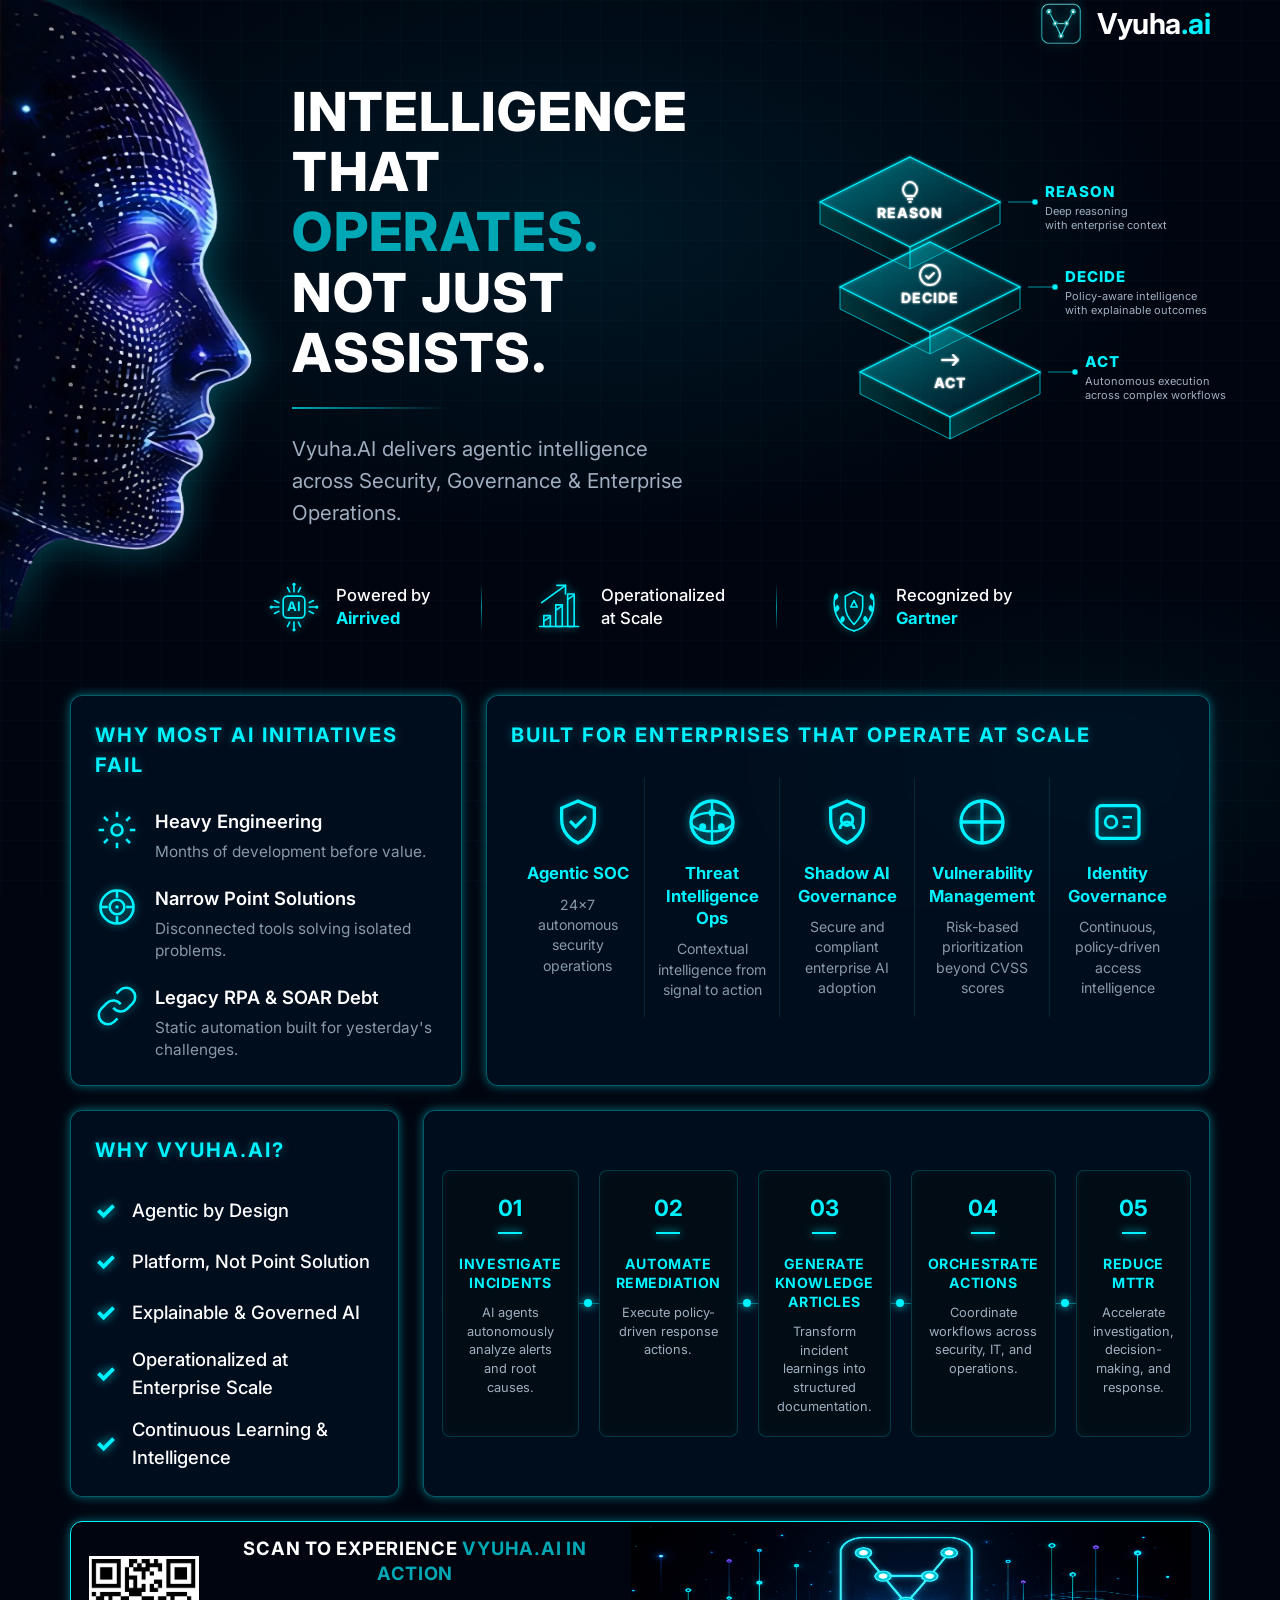
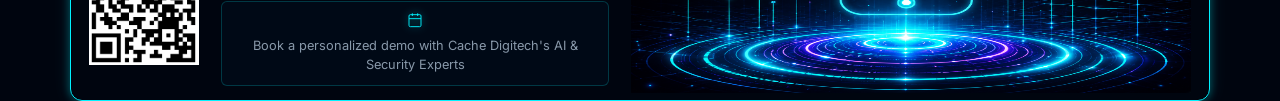
<file: index.html>
<!DOCTYPE html>
<html lang="en">
<head>
  <meta charset="UTF-8" />
  <meta name="viewport" content="width=device-width, initial-scale=1.0" />
  <title>Vyuha.ai — Intelligence That Operates</title>
  <link rel="preconnect" href="https://fonts.googleapis.com" />
  <link rel="preconnect" href="https://fonts.gstatic.com" crossorigin />
  <link href="https://fonts.googleapis.com/css2?family=Inter:wght@400;500;600;700;800&display=swap" rel="stylesheet" />
  <link rel="stylesheet" href="styles.css" />
</head>
<body>
  <main class="page">
 
    <!-- ═══ NAVBAR ═══ -->
    <nav class="navbar" aria-label="Main Navigation">
      <a href="#" class="brand">
        <img src="images/vyuhalogo.png" class="brand__icon" alt="Vyuha AI">
        <div class="brand__name">Vyuha<span class="text-accent">.ai</span></div>
      </a>
    </nav>

    <!-- ═══ HERO ═══ -->
    <section class="hero" aria-label="Hero">
      <div class="hero__grid">
        <figure class="hero__head" aria-hidden="true">
          <img src="images/faceimg.png" class="hero__head-img" alt="Digital Face Representation">
        </figure>
 
        
        <!-- Headline -->
        <div class="hero__copy">
          <h1 class="hero__title">
            INTELLIGENCE THAT <span class="text-accent">OPERATES.</span><br />
            NOT JUST ASSISTS.
          </h1>
          <hr class="hero__rule" aria-hidden="true" />
          <p class="hero__subtitle">
            Vyuha.AI delivers agentic intelligence across Security, Governance &amp; Enterprise Operations.
          </p>
        </div>
 
        <!-- Logo + isometric stack -->
        <!-- <div class="hero__right">
 <a href="#" class="brand">
    <img src="images/vyuha_logo.png" class="brand__logo" alt="Vyuha AI">
</a>
</div>
             <svg viewBox="0 0 48 48" class="brand__icon" aria-hidden="true">
              <rect x="2" y="2" width="44" height="44" rx="8" fill="none" stroke="currentColor" stroke-width="1.5" opacity="0.55"/>
              <circle cx="24" cy="12" r="3" fill="currentColor"/>
              <circle cx="12" cy="36" r="3" fill="currentColor"/>
              <circle cx="36" cy="36" r="3" fill="currentColor"/>
              <line x1="24" y1="12" x2="12" y2="36" stroke="currentColor" stroke-width="1.2"/>
              <line x1="24" y1="12" x2="36" y2="36" stroke="currentColor" stroke-width="1.2"/>
              <line x1="12" y1="36" x2="36" y2="36" stroke="currentColor" stroke-width="1.2"/>
            </svg> -->
            <!-- <span class="brand__name">Vyuha<span class="text-accent">.ai</span></span>
          </a> --> 
<!-- Isometric stack -->
<div class="hero__right">
 
          <div class="iso-stack" aria-hidden="true">
            <svg viewBox="0 0 450 320" class="iso-stack__svg">
              <defs>
                <linearGradient id="isoTop" x1="0%" y1="0%" x2="100%" y2="100%">
                  <stop offset="0%" stop-color="#00f2ff" stop-opacity="0.28"/>
                  <stop offset="100%" stop-color="#003344" stop-opacity="0.12"/>
                </linearGradient>
                <linearGradient id="isoLeft" x1="0%" y1="0%" x2="100%" y2="0%">
                  <stop offset="0%" stop-color="#006666" stop-opacity="0.55"/>
                  <stop offset="100%" stop-color="#002828" stop-opacity="0.35"/>
                </linearGradient>
                <linearGradient id="isoRight" x1="0%" y1="0%" x2="100%" y2="0%">
                  <stop offset="0%" stop-color="#008888" stop-opacity="0.45"/>
                  <stop offset="100%" stop-color="#003838" stop-opacity="0.28"/>
                </linearGradient>
                <filter id="isoGlow"><feGaussianBlur stdDeviation="1.5" result="b"/><feMerge><feMergeNode in="b"/><feMergeNode in="SourceGraphic"/></feMerge></filter>
                <filter id="iconGlow"><feGaussianBlur stdDeviation="0.8" result="b"/><feMerge><feMergeNode in="b"/><feMergeNode in="SourceGraphic"/></feMerge></filter>
              </defs>
 
              <!-- REASON -->
              <g transform="translate(20, 15)">
                <polygon points="90,0 180,45 90,90 0,45" fill="url(#isoTop)" stroke="#00f2ff" stroke-width="1.2" filter="url(#isoGlow)"/>
                <polygon points="0,45 90,90 90,112 0,67" fill="url(#isoLeft)" stroke="#00f2ff" stroke-width="0.8" opacity="0.85"/>
                <polygon points="90,90 180,45 180,67 90,112" fill="url(#isoRight)" stroke="#00f2ff" stroke-width="0.8" opacity="0.85"/>
                
                <g transform="translate(90, 45)">
                  <g transform="translate(0, -12)" stroke="#ffffff" fill="none" stroke-width="1.8" filter="url(#iconGlow)">
                    <path d="M-7,0 C-7,-4.5 -3.5,-8 0,-8 C3.5,-8 7,-4.5 7,0 C7,2.5 5,4.5 4,6 L-4,6 C-5,4.5 -7,2.5 -7,0 Z"/>
                    <line x1="-3" y1="9" x2="3" y2="9"/>
                    <line x1="-1.5" y1="12" x2="1.5" y2="12"/>
                  </g>
                  <text x="0" y="16" fill="#ffffff" font-size="14" font-weight="800" font-family="Inter,sans-serif" text-anchor="middle" letter-spacing="1" filter="url(#iconGlow)">REASON</text>
                </g>

                <line x1="188" y1="45" x2="215" y2="45" stroke="#00f2ff" stroke-width="1" opacity="0.6"/>
                <circle cx="215" cy="45" r="2.5" fill="#00f2ff" filter="url(#isoGlow)"/>
                <text x="225" y="40" fill="#00f2ff" font-size="15" font-weight="800" font-family="Inter,sans-serif" letter-spacing="1">REASON</text>
                <text x="225" y="58" fill="#a0aec0" font-size="11" font-family="Inter,sans-serif">Deep reasoning</text>
                <text x="225" y="72" fill="#a0aec0" font-size="11" font-family="Inter,sans-serif">with enterprise context</text>
              </g>
 
              <!-- DECIDE -->
              <g transform="translate(40, 100)">
                <polygon points="90,0 180,45 90,90 0,45" fill="url(#isoTop)" stroke="#00f2ff" stroke-width="1.2" filter="url(#isoGlow)"/>
                <polygon points="0,45 90,90 90,112 0,67" fill="url(#isoLeft)" stroke="#00f2ff" stroke-width="0.8" opacity="0.85"/>
                <polygon points="90,90 180,45 180,67 90,112" fill="url(#isoRight)" stroke="#00f2ff" stroke-width="0.8" opacity="0.85"/>
                
                <g transform="translate(90, 45)">
                  <g transform="translate(0, -12)" stroke="#ffffff" fill="none" stroke-width="1.8" filter="url(#iconGlow)">
                    <circle cx="0" cy="0" r="10"/>
                    <path d="M-4,1 L-1.5,3.5 L4,-2" stroke-linecap="round" stroke-linejoin="round"/>
                  </g>
                  <text x="0" y="16" fill="#ffffff" font-size="14" font-weight="800" font-family="Inter,sans-serif" text-anchor="middle" letter-spacing="1" filter="url(#iconGlow)">DECIDE</text>
                </g>

                <line x1="188" y1="45" x2="215" y2="45" stroke="#00f2ff" stroke-width="1" opacity="0.6"/>
                <circle cx="215" cy="45" r="2.5" fill="#00f2ff" filter="url(#isoGlow)"/>
                <text x="225" y="40" fill="#00f2ff" font-size="15" font-weight="800" font-family="Inter,sans-serif" letter-spacing="1">DECIDE</text>
                <text x="225" y="58" fill="#a0aec0" font-size="11" font-family="Inter,sans-serif">Policy-aware intelligence</text>
                <text x="225" y="72" fill="#a0aec0" font-size="11" font-family="Inter,sans-serif">with explainable outcomes</text>
              </g>
 
              <!-- ACT -->
              <g transform="translate(60, 185)">
                <polygon points="90,0 180,45 90,90 0,45" fill="url(#isoTop)" stroke="#00f2ff" stroke-width="1.2" filter="url(#isoGlow)"/>
                <polygon points="0,45 90,90 90,112 0,67" fill="url(#isoLeft)" stroke="#00f2ff" stroke-width="0.8" opacity="0.85"/>
                <polygon points="90,90 180,45 180,67 90,112" fill="url(#isoRight)" stroke="#00f2ff" stroke-width="0.8" opacity="0.85"/>
                
                <g transform="translate(90, 45)">
                  <g transform="translate(0, -12)" stroke="#ffffff" fill="none" stroke-width="1.8" filter="url(#iconGlow)">
                    <path d="M-8,0 L8,0 M3,-5 L8,0 L3,5" stroke-linecap="round" stroke-linejoin="round"/>
                  </g>
                  <text x="0" y="16" fill="#ffffff" font-size="14" font-weight="800" font-family="Inter,sans-serif" text-anchor="middle" letter-spacing="1" filter="url(#iconGlow)">ACT</text>
                </g>

                <line x1="188" y1="45" x2="215" y2="45" stroke="#00f2ff" stroke-width="1" opacity="0.6"/>
                <circle cx="215" cy="45" r="2.5" fill="#00f2ff" filter="url(#isoGlow)"/>
                <text x="225" y="40" fill="#00f2ff" font-size="15" font-weight="800" font-family="Inter,sans-serif" letter-spacing="1">ACT</text>
                <text x="225" y="58" fill="#a0aec0" font-size="11" font-family="Inter,sans-serif">Autonomous execution</text>
                <text x="225" y="72" fill="#a0aec0" font-size="11" font-family="Inter,sans-serif">across complex workflows</text>
              </g>
            </svg>
          </div>
        </div>
      </div>
    </section>
 
    <!-- ═══ TRUST BAR ═══ -->
    <section class="trust" aria-label="Trust indicators">
      <div class="trust__inner">
        <div class="trust__item">
          <svg viewBox="0 0 48 48" class="icon icon--trust" aria-hidden="true">
            <g stroke="currentColor" stroke-width="1.5" fill="none" stroke-linecap="round">
              <path d="M24 10 V4 M20 10 L18 6 M28 10 L30 6" />
              <circle cx="24" cy="3" r="1.5" fill="currentColor" stroke="none"/>
              <path d="M24 38 V44 M20 38 L18 42 M28 38 L30 42" />
              <circle cx="24" cy="45" r="1.5" fill="currentColor" stroke="none"/>
              <path d="M10 24 H4 M10 20 L6 18 M10 28 L6 30" />
              <circle cx="3" cy="24" r="1.5" fill="currentColor" stroke="none"/>
              <path d="M38 24 H44 M38 20 L42 18 M38 28 L42 30" />
              <circle cx="45" cy="24" r="1.5" fill="currentColor" stroke="none"/>
            </g>
            <rect x="14" y="14" width="20" height="20" rx="4" fill="none" stroke="currentColor" stroke-width="1.5"/>
            <text x="24" y="28" fill="currentColor" font-size="12" font-weight="700" font-family="Inter,sans-serif" text-anchor="middle" stroke="none">AI</text>
          </svg>
          <div class="trust__text">
            <span>Powered by</span>
            <strong class="text-accent">Airrived</strong>
          </div>
        </div>
        <div class="trust__divider" aria-hidden="true"></div>
        <div class="trust__item">
          <svg viewBox="0 0 48 48" class="icon icon--trust" aria-hidden="true">
            <g stroke="currentColor" stroke-width="1.5" fill="none" stroke-linecap="round" stroke-linejoin="round">
              <line x1="6" y1="42" x2="42" y2="42" />
              <rect x="10" y="32" width="6" height="10" />
              <rect x="21" y="22" width="6" height="20" />
              <rect x="32" y="12" width="6" height="30" />
              <path d="M10 37 L16 33 M21 27 L27 23 M32 17 L38 13" />
              <line x1="8" y1="20" x2="30" y2="4" />
              <polyline points="22 4 30 4 30 12" />
            </g>
          </svg>
          <div class="trust__text">
            <span>Operationalized</span>
            <span>at Scale</span>
          </div>
        </div>
        <div class="trust__divider" aria-hidden="true"></div>
        <div class="trust__item">
          <svg viewBox="0 0 48 48" class="icon icon--trust" aria-hidden="true">
            <g stroke="currentColor" stroke-width="1.5" fill="none" stroke-linecap="round" stroke-linejoin="round">
              <path d="M24 10 L32 14 V24 C32 32 26 38 24 40 C22 38 16 32 16 24 V14 Z" />
              <path d="M24 18 L27 24 H21 Z" />
              <path d="M24 46 C12 44 4 30 6 16" />
              <path d="M24 46 C36 44 44 30 42 16" />
              <path d="M12 39 Q18 36 14 32 Q10 34 12 39" fill="currentColor" stroke="none"/>
              <path d="M7 29 Q13 26 9 22 Q5 24 7 29" fill="currentColor" stroke="none"/>
              <path d="M6 18 Q12 15 8 11 Q4 13 6 18" fill="currentColor" stroke="none"/>
              <path d="M36 39 Q30 36 34 32 Q38 34 36 39" fill="currentColor" stroke="none"/>
              <path d="M41 29 Q35 26 39 22 Q43 24 41 29" fill="currentColor" stroke="none"/>
              <path d="M42 18 Q36 15 40 11 Q44 13 42 18" fill="currentColor" stroke="none"/>
            </g>
          </svg>
          <div class="trust__text">
            <span>Recognized by</span>
            <strong class="text-accent">Gartner</strong>
          </div>
        </div>
      </div>
    </section>
 
    <!-- ═══ COMPARISON ROW ═══ -->
    <section class="comparison" aria-label="Comparison">
      <article class="panel panel--fail">
        <h2 class="panel__title">WHY MOST AI INITIATIVES FAIL</h2>
        <ul class="fail-list">
          <li class="fail-list__item">
            <svg viewBox="0 0 24 24" class="icon icon--row" aria-hidden="true">
              <circle cx="12" cy="12" r="3" fill="none" stroke="currentColor" stroke-width="1.4"/>
              <path d="M12 2v3M12 19v3M2 12h3M19 12h3M4.9 4.9l2.1 2.1M17 17l2.1 2.1M4.9 19.1l2.1-2.1M17 7l2.1-2.1" stroke="currentColor" stroke-width="1.4"/>
            </svg>
            <div>
              <strong>Heavy Engineering</strong>
              <p>Months of development before value.</p>
            </div>
          </li>
          <li class="fail-list__item">
            <svg viewBox="0 0 24 24" class="icon icon--row" aria-hidden="true">
              <circle cx="12" cy="12" r="9" fill="none" stroke="currentColor" stroke-width="1.4"/>
              <circle cx="12" cy="12" r="4" fill="none" stroke="currentColor" stroke-width="1.4"/>
              <circle cx="12" cy="12" r="1" fill="currentColor"/>
              <line x1="12" y1="3" x2="12" y2="7" stroke="currentColor" stroke-width="1.4"/>
              <line x1="12" y1="17" x2="12" y2="21" stroke="currentColor" stroke-width="1.4"/>
              <line x1="3" y1="12" x2="7" y2="12" stroke="currentColor" stroke-width="1.4"/>
              <line x1="17" y1="12" x2="21" y2="12" stroke="currentColor" stroke-width="1.4"/>
            </svg>
            <div>
              <strong>Narrow Point Solutions</strong>
              <p>Disconnected tools solving isolated problems.</p>
            </div>
          </li>
          <li class="fail-list__item">
            <svg viewBox="0 0 24 24" class="icon icon--row" aria-hidden="true">
              <path d="M10 13a5 5 0 007.54.54l3-3a5 5 0 00-7.07-7.07l-1.72 1.71" fill="none" stroke="currentColor" stroke-width="1.4"/>
              <path d="M14 11a5 5 0 00-7.54-.54l-3 3a5 5 0 007.07 7.07l1.71-1.71" fill="none" stroke="currentColor" stroke-width="1.4"/>
            </svg>
            <div>
              <strong>Legacy RPA &amp; SOAR Debt</strong>
              <p>Static automation built for yesterday's challenges.</p>
            </div>
          </li>
        </ul>
      </article>
 
      <article class="panel panel--scale">
        <h2 class="panel__title">BUILT FOR ENTERPRISES THAT OPERATE AT SCALE</h2>
        <div class="scale-grid">
          <div class="scale-grid__col">
            <svg viewBox="0 0 24 24" class="icon icon--card" aria-hidden="true">
              <path d="M12 3l7 3v5c0 5-3.5 8.5-7 10-3.5-1.5-7-5-7-10V6l7-3z" fill="none" stroke="currentColor" stroke-width="1.4"/>
              <path d="M9 12l2 2 4-4" fill="none" stroke="currentColor" stroke-width="1.4" stroke-linecap="round"/>
            </svg>
            <strong>Agentic SOC</strong>
            <p>24×7 autonomous security operations</p>
          </div>
          <div class="scale-grid__col">
            <svg viewBox="0 0 24 24" class="icon icon--card" aria-hidden="true">
              <circle cx="12" cy="12" r="9" fill="none" stroke="currentColor" stroke-width="1.4"/>
              <ellipse cx="12" cy="12" rx="9" ry="4" fill="none" stroke="currentColor" stroke-width="1"/>
              <line x1="12" y1="3" x2="12" y2="21" stroke="currentColor" stroke-width="1"/>
              <circle cx="12" cy="8" r="1.5" fill="currentColor"/><circle cx="8" cy="14" r="1.5" fill="currentColor"/>
              <circle cx="16" cy="14" r="1.5" fill="currentColor"/>
            </svg>
            <strong>Threat Intelligence Ops</strong>
            <p>Contextual intelligence from signal to action</p>
          </div>
          <div class="scale-grid__col">
            <svg viewBox="0 0 24 24" class="icon icon--card" aria-hidden="true">
              <path d="M12 3l7 3v5c0 5-3.5 8.5-7 10-3.5-1.5-7-5-7-10V6l7-3z" fill="none" stroke="currentColor" stroke-width="1.4"/>
              <circle cx="12" cy="11" r="2.5" fill="none" stroke="currentColor" stroke-width="1.2"/>
              <path d="M9 15c0-1.5 1.3-3 3-3s3 1.5 3 3" fill="none" stroke="currentColor" stroke-width="1.2"/>
            </svg>
            <strong>Shadow AI Governance</strong>
            <p>Secure and compliant enterprise AI adoption</p>
          </div>
          <div class="scale-grid__col">
            <svg viewBox="0 0 24 24" class="icon icon--card" aria-hidden="true">
              <circle cx="12" cy="12" r="9" fill="none" stroke="currentColor" stroke-width="1.4"/>
              <line x1="12" y1="3" x2="12" y2="21" stroke="currentColor" stroke-width="1.4"/>
              <line x1="3" y1="12" x2="21" y2="12" stroke="currentColor" stroke-width="1.4"/>
            </svg>
            <strong>Vulnerability Management</strong>
            <p>Risk-based prioritization beyond CVSS scores</p>
          </div>
          <div class="scale-grid__col">
            <svg viewBox="0 0 24 24" class="icon icon--card" aria-hidden="true">
              <rect x="3" y="5" width="18" height="14" rx="2" fill="none" stroke="currentColor" stroke-width="1.4"/>
              <circle cx="9" cy="12" r="2.5" fill="none" stroke="currentColor" stroke-width="1.2"/>
              <line x1="14" y1="10" x2="18" y2="10" stroke="currentColor" stroke-width="1.2"/>
              <line x1="14" y1="14" x2="17" y2="14" stroke="currentColor" stroke-width="1.2"/>
            </svg>
            <strong>Identity Governance</strong>
            <p>Continuous, policy-driven access intelligence</p>
          </div>
        </div>
      </article>
    </section>
 
    <!-- ═══ FEATURES + PROCESS ═══ -->
    <section class="features" aria-label="Features and process">
      <article class="panel panel--why">
        <h2 class="panel__title">WHY VYUHA.AI?</h2>
        <ul class="check-list">
          <li><span class="check-list__mark" aria-hidden="true">✓</span> Agentic by Design</li>
          <li><span class="check-list__mark" aria-hidden="true">✓</span> Platform, Not Point Solution</li>
          <li><span class="check-list__mark" aria-hidden="true">✓</span> Explainable &amp; Governed AI</li>
          <li><span class="check-list__mark" aria-hidden="true">✓</span> Operationalized at Enterprise Scale</li>
          <li><span class="check-list__mark" aria-hidden="true">✓</span> Continuous Learning &amp; Intelligence</li>
        </ul>
      </article>
 
      <article class="panel panel--process">
        <div class="process">
          <div class="process__connector" aria-hidden="true"></div>
          <div class="process__step">
            <span class="process__num">01</span>
            <strong>INVESTIGATE INCIDENTS</strong>
            <p>AI agents autonomously analyze alerts and root causes.</p>
          </div>
          <div class="process__step">
            <span class="process__num">02</span>
            <strong>AUTOMATE REMEDIATION</strong>
            <p>Execute policy-driven response actions.</p>
          </div>
          <div class="process__step">
            <span class="process__num">03</span>
            <strong>GENERATE KNOWLEDGE ARTICLES</strong>
            <p>Transform incident learnings into structured documentation.</p>
          </div>
          <div class="process__step">
            <span class="process__num">04</span>
            <strong>ORCHESTRATE ACTIONS</strong>
            <p>Coordinate workflows across security, IT, and operations.</p>
          </div>
          <div class="process__step">
            <span class="process__num">05</span>
            <strong>REDUCE MTTR</strong>
            <p>Accelerate investigation, decision-making, and response.</p>
          </div>
        </div>
      </article>
    </section>
 
    <!-- ═══ FOOTER CTA ═══ -->
    <footer class="footer" aria-label="Call to action">
      <div class="footer__qr">
        <img src="images\qr_code.png" alt="QR Code" class="qr">
        <!-- <svg viewBox="0 0 100 100" class="qr" role="img" aria-label="QR code">
          <rect width="100" height="100" fill="#fff"/>
          <g fill="#111">
            <rect x="8" y="8" width="24" height="24"/><rect x="10" y="10" width="20" height="20" fill="#fff"/><rect x="12" y="12" width="16" height="16"/>
            <rect x="68" y="8" width="24" height="24"/><rect x="70" y="10" width="20" height="20" fill="#fff"/><rect x="72" y="12" width="16" height="16"/>
            <rect x="8" y="68" width="24" height="24"/><rect x="10" y="70" width="20" height="20" fill="#fff"/><rect x="12" y="72" width="16" height="16"/>
            <rect x="40" y="8" width="4" height="4"/><rect x="48" y="8" width="4" height="4"/><rect x="56" y="8" width="4" height="4"/>
            <rect x="36" y="16" width="4" height="4"/><rect x="44" y="16" width="4" height="4"/><rect x="52" y="16" width="4" height="4"/><rect x="60" y="16" width="4" height="4"/>
            <rect x="36" y="24" width="4" height="4"/><rect x="48" y="24" width="4" height="4"/><rect x="56" y="24" width="4" height="4"/>
            <rect x="40" y="32" width="4" height="4"/><rect x="52" y="32" width="4" height="4"/><rect x="60" y="32" width="4" height="4"/>
            <rect x="8" y="40" width="4" height="4"/><rect x="16" y="40" width="4" height="4"/><rect x="24" y="40" width="4" height="4"/>
            <rect x="36" y="40" width="4" height="4"/><rect x="44" y="40" width="4" height="4"/><rect x="52" y="40" width="4" height="4"/><rect x="60" y="40" width="4" height="4"/>
            <rect x="68" y="40" width="4" height="4"/><rect x="76" y="40" width="4" height="4"/><rect x="84" y="40" width="4" height="4"/>
            <rect x="12" y="48" width="4" height="4"/><rect x="20" y="48" width="4" height="4"/><rect x="36" y="48" width="4" height="4"/>
            <rect x="48" y="48" width="4" height="4"/><rect x="60" y="48" width="4" height="4"/><rect x="72" y="48" width="4" height="4"/><rect x="88" y="48" width="4" height="4"/>
            <rect x="8" y="56" width="4" height="4"/><rect x="24" y="56" width="4" height="4"/><rect x="40" y="56" width="4" height="4"/>
            <rect x="52" y="56" width="4" height="4"/><rect x="64" y="56" width="4" height="4"/><rect x="80" y="56" width="4" height="4"/>
            <rect x="36" y="64" width="4" height="4"/><rect x="48" y="64" width="4" height="4"/><rect x="56" y="64" width="4" height="4"/>
            <rect x="68" y="64" width="4" height="4"/><rect x="84" y="64" width="4" height="4"/>
            <rect x="40" y="72" width="4" height="4"/><rect x="52" y="72" width="4" height="4"/><rect x="60" y="72" width="4" height="4"/>
            <rect x="72" y="72" width="4" height="4"/><rect x="88" y="72" width="4" height="4"/>
            <rect x="36" y="80" width="4" height="4"/><rect x="44" y="80" width="4" height="4"/><rect x="56" y="80" width="4" height="4"/>
            <rect x="68" y="80" width="4" height="4"/><rect x="80" y="80" width="4" height="4"/>
            <rect x="40" y="88" width="4" height="4"/><rect x="48" y="88" width="4" height="4"/><rect x="60" y="88" width="4" height="4"/>
            <rect x="72" y="88" width="4" height="4"/><rect x="84" y="88" width="4" height="4"/>
          </g>
        </svg> -->
      </div>
 
      <div class="footer__cta">
        <h2 class="footer__headline">
          SCAN TO EXPERIENCE <span class="text-accent">VYUHA.AI IN ACTION</span>
        </h2>
        <p class="footer__demo">
          <svg viewBox="0 0 24 24" class="icon icon--cal" aria-hidden="true">
            <rect x="3" y="4" width="18" height="18" rx="2" fill="none" stroke="currentColor" stroke-width="1.4"/>
            <line x1="3" y1="10" x2="21" y2="10" stroke="currentColor" stroke-width="1.4"/>
            <line x1="8" y1="2" x2="8" y2="6" stroke="currentColor" stroke-width="1.4"/>
            <line x1="16" y1="2" x2="16" y2="6" stroke="currentColor" stroke-width="1.4"/>
          </svg>
          Book a personalized demo with Cache Digitech's AI &amp; Security Experts
        </p>
      </div>
 
      <figure class="footer__portal" aria-hidden="true">
         <img src="images/footer_image.png" alt="QR Code" class="qr">
        <!-- <svg viewBox="0 0 200 200" class="portal-svg">
          <defs>
            <radialGradient id="portalGlow" cx="50%" cy="62%" r="48%">
              <stop offset="0%" stop-color="#00f2ff" stop-opacity="0.45"/>
              <stop offset="100%" stop-color="#00f2ff" stop-opacity="0"/>
            </radialGradient>
            <linearGradient id="ringGrad" x1="0%" y1="0%" x2="100%" y2="100%">
              <stop offset="0%" stop-color="#00f2ff" stop-opacity="0.85"/>
              <stop offset="100%" stop-color="#00a8b5" stop-opacity="0.35"/>
            </linearGradient>
            <filter id="portalBlur"><feGaussianBlur stdDeviation="1.5" result="b"/><feMerge><feMergeNode in="b"/><feMergeNode in="SourceGraphic"/></feMerge></filter>
          </defs>
          <g stroke="#00f2ff" stroke-width="0.5" opacity="0.12">
            <line x1="25" y1="0" x2="25" y2="200"/><line x1="50" y1="0" x2="50" y2="200"/>
            <line x1="75" y1="0" x2="75" y2="200"/><line x1="100" y1="0" x2="100" y2="200"/>
            <line x1="125" y1="0" x2="125" y2="200"/><line x1="150" y1="0" x2="150" y2="200"/>
            <line x1="175" y1="0" x2="175" y2="200"/>
          </g>
          <ellipse cx="100" cy="158" rx="72" ry="18" fill="none" stroke="#00f2ff" stroke-width="0.7" opacity="0.28"/>
          <ellipse cx="100" cy="158" rx="52" ry="13" fill="none" stroke="#00f2ff" stroke-width="0.5" opacity="0.18"/>
          <ellipse cx="100" cy="158" rx="32" ry="8" fill="none" stroke="#00f2ff" stroke-width="0.5" opacity="0.12"/>
          <ellipse cx="100" cy="128" rx="48" ry="13" fill="url(#portalGlow)" stroke="url(#ringGrad)" stroke-width="2"/>
          <ellipse cx="100" cy="128" rx="36" ry="10" fill="none" stroke="#00f2ff" stroke-width="1" opacity="0.45"/>
          <g transform="translate(76, 92)" filter="url(#portalBlur)">
            <circle cx="24" cy="12" r="3" fill="#00f2ff"/>
            <circle cx="12" cy="36" r="3" fill="#00f2ff"/>
            <circle cx="36" cy="36" r="3" fill="#00f2ff"/>
            <line x1="24" y1="12" x2="12" y2="36" stroke="#00f2ff" stroke-width="1.2"/>
            <line x1="24" y1="12" x2="36" y2="36" stroke="#00f2ff" stroke-width="1.2"/>
            <line x1="12" y1="36" x2="36" y2="36" stroke="#00f2ff" stroke-width="1.2"/>
          </g>
          <line x1="100" y1="128" x2="100" y2="55" stroke="#00f2ff" stroke-width="0.5" opacity="0.18"/>
          <line x1="68" y1="138" x2="48" y2="78" stroke="#00f2ff" stroke-width="0.5" opacity="0.12"/>
          <line x1="132" y1="138" x2="152" y2="78" stroke="#00f2ff" stroke-width="0.5" opacity="0.12"/>
        </svg> -->
      </figure>
    </footer>
 
  </main>
</body>
</html>
</file>
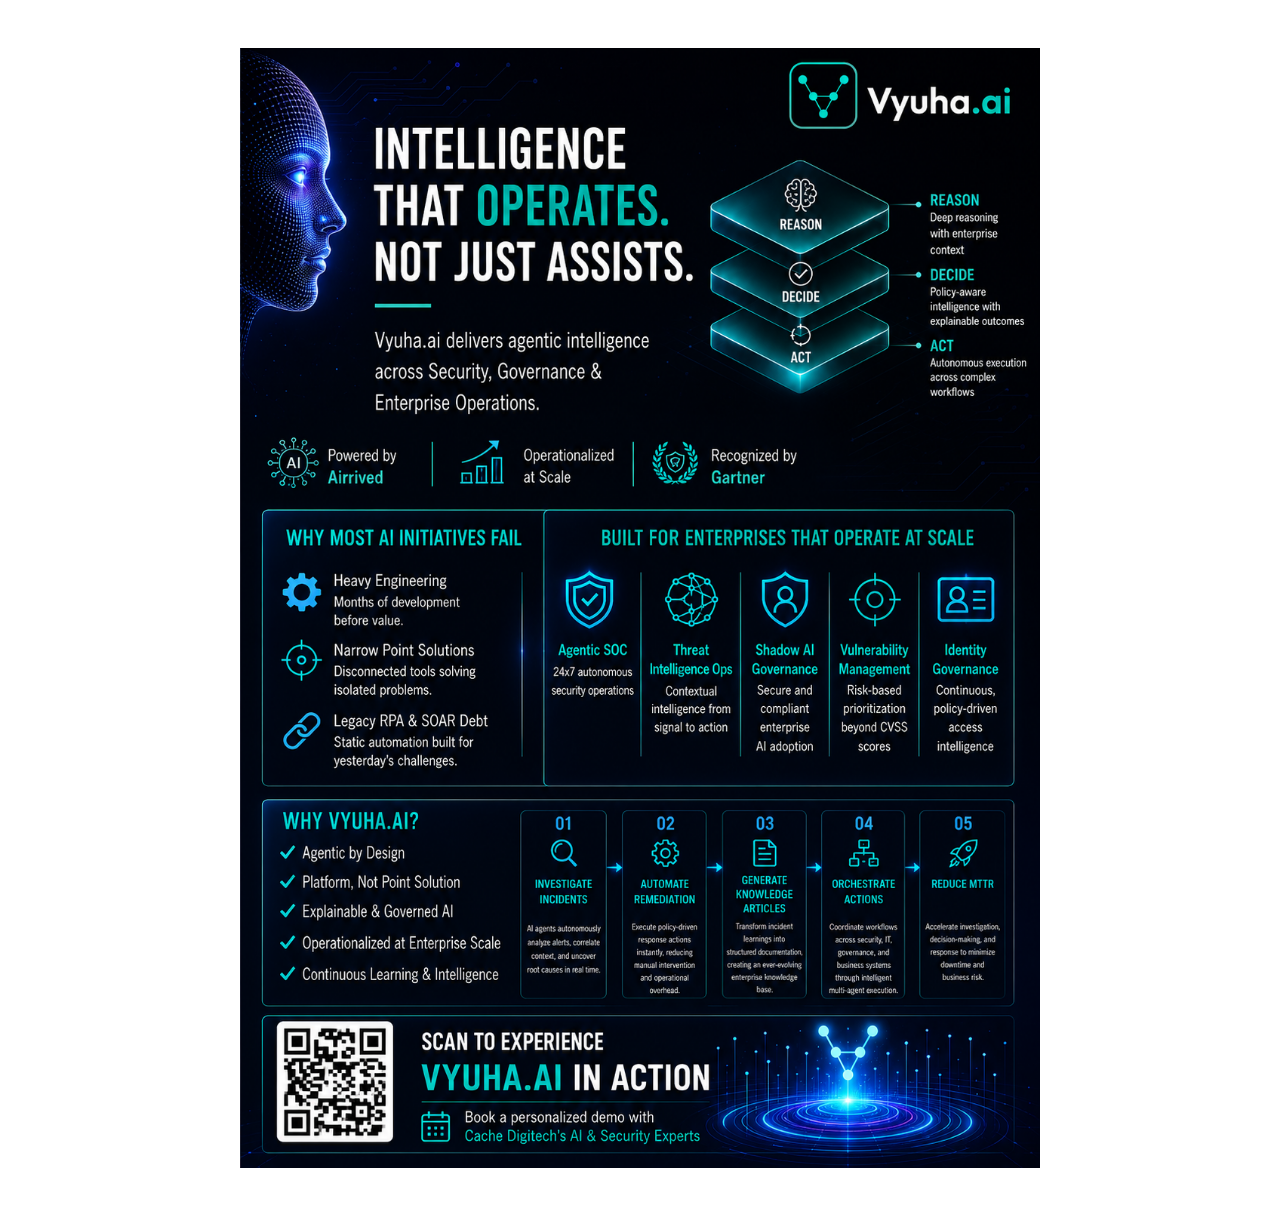
<file: email_template.html>
<!DOCTYPE html PUBLIC "-//W3C//DTD XHTML 1.0 Transitional//EN" "http://www.w3.org/TR/xhtml1/DTD/xhtml1-transitional.dtd">
<html xmlns="http://www.w3.org/1999/xhtml" lang="en">
<head>
  <meta http-equiv="Content-Type" content="text/html; charset=utf-8" />
  <meta name="viewport" content="width=device-width, initial-scale=1.0" />
  <title>Vyuha.ai — Intelligence That Operates</title>
  <style type="text/css">
    @import url('https://fonts.googleapis.com/css2?family=Inter:wght@400;500;600;700;800&display=swap');
    
    body {
      margin: 0; padding: 0; min-width: 100%; width: 100% !important; height: 100% !important;
      background-color: #ffffff;
    }
    img { border: 0; outline: none; text-decoration: none; -ms-interpolation-mode: bicubic; }
    table, td { mso-table-lspace: 0pt; mso-table-rspace: 0pt; }
    a { text-decoration: none; }
    
    .panel {
      background-color: #001428;
      border: 1px solid #004b5e;
      border-radius: 12px;
      padding: 16px;
    }

    /* Responsive */
    @media only screen and (max-width: 800px) {
      .email-container { width: 100% !important; max-width: 100% !important; padding: 0 16px !important; }
      .stack-column {
        display: block !important; width: 100% !important; max-width: 100% !important;
        direction: ltr !important; margin-bottom: 20px !important; padding: 0 !important;
        text-align: center !important;
      }
      .stack-column img { margin: 0 auto !important; }
    }
  </style>
</head>
<body bgcolor="#ffffff" style="margin: 0; padding: 0; background-color: #ffffff; font-family: 'Inter', Arial, sans-serif;">
  <table width="100%" border="0" cellpadding="0" cellspacing="0" bgcolor="#ffffff" style="background-color: #ffffff;">
    <tr>
      <td align="center" valign="top" bgcolor="#ffffff" style="padding: 48px 0; background-color: #ffffff;">
        <!--[if mso]>
        <table align="center" border="0" cellspacing="0" cellpadding="0" width="800" bgcolor="#00050f">
        <tr>
        <td align="center" valign="top" width="800" bgcolor="#00050f">
        <![endif]-->
        
        <!-- THE POSTER BOX -->
        <table class="email-container" width="800" border="0" cellpadding="0" cellspacing="0" bgcolor="#00050f" style="background-color: #00050f; max-width: 800px; width: 100%; margin: 0 auto;">
          <tr>
            <td align="center" style="padding: 0;">
              <img src="images/full_email.png" width="800" style="display: block; width: 100%; max-width: 800px; height: auto;" alt="Vyuha.ai - Intelligence That Operates" />
            </td>
          </tr>
        </table>
        <!--[if mso]>
        </td>
        </tr>
        </table>
        <![endif]-->
      </td>
    </tr>
  </table>
</body>
</html>
</file>
<file: styles.css>
/* ============================================================
   Vyuha.ai Infographic — Design System
   ============================================================ */

*,
*::before,
*::after {
  box-sizing: border-box;
  margin: 0;
  padding: 0;
}

:root {
  /* Colors */
  --bg-base: #00050f;
  --bg-panel: rgba(0, 20, 40, 0.62);
  --cyan: #00f2ff;
  --cyan-bright: #00ffff;
  --teal: #00a8b5;
  --teal-dark: #008080;
  --white: #ffffff;
  --text-secondary: #a0aec0;
  --text-muted: #8899aa;

  /* Typography */
  --font: 'Inter', -apple-system, BlinkMacSystemFont, 'Segoe UI', sans-serif;

  /* Spacing */
  --page-px: 0px;
  --page-py: 0px;
  --section-gap: clamp(16px, 2.5vw, 24px);
  --panel-pad: clamp(16px, 2.5vw, 24px);

  /* Effects */
  --border: 1px solid rgba(0, 242, 255, 0.35);
  --glow-sm: 0 0 8px rgba(0, 242, 255, 0.35), 0 0 20px rgba(0, 242, 255, 0.12);
  --glow-icon: drop-shadow(0 0 4px rgba(0, 242, 255, 0.55));
  --glow-text: 0 0 10px rgba(0, 242, 255, 0.35);

  /* Layout */
  --max-w: 1140px;
}

html {
  scroll-behavior: smooth;
}

body {
  font-family: var(--font);
  background: var(--bg-base);
  color: var(--white);
  min-height: 100vh;
  -webkit-font-smoothing: antialiased;
  line-height: 1.5;
  overflow-x: hidden;
}

/* Background layers */
body::before {
  content: '';
  position: fixed;
  inset: 0;
  background:
    radial-gradient(ellipse 75% 55% at 45% 25%, rgba(0, 60, 80, 0.35) 0%, transparent 65%),
    radial-gradient(ellipse 50% 40% at 85% 85%, rgba(0, 100, 120, 0.12) 0%, transparent 55%),
    var(--bg-base);
  z-index: -2;
}

body::after {
  content: '';
  position: fixed;
  inset: 0;
  background-image:
    linear-gradient(rgba(0, 242, 255, 0.025) 1px, transparent 1px),
    linear-gradient(90deg, rgba(0, 242, 255, 0.025) 1px, transparent 1px);
  background-size: 40px 40px;
  z-index: -1;
  pointer-events: none;
}

.text-accent {
  color: var(--teal);
}

/* ============================================================
   Page container
   ============================================================ */

.page {
  max-width: var(--max-w);
  margin: 0 auto;
  /* padding: var(--page-py) var(--page-px); */
  display: flex;
  flex-direction: column;
  gap: var(--section-gap);
}

/* ============================================================
   Shared: Icons
   ============================================================ */

.icon {
  color: var(--cyan);
  flex-shrink: 0;
  filter: var(--glow-icon);
}

.icon--trust {
  width: 52px;
  height: 52px;
}

.icon--row {
  width: 44px;
  height: 44px;
}

.icon--card {
  width: 56px;
  height: 56px;
}

.icon--cal {
  width: 16px;
  height: 16px;
}

/* ============================================================
   Shared: Panel
   ============================================================ */

.panel {
  border: var(--border);
  box-shadow: var(--glow-sm);
  background: var(--bg-panel);
  backdrop-filter: blur(10px);
  -webkit-backdrop-filter: blur(10px);
  padding: var(--panel-pad);
  border-radius: 12px;
}

.panel__title {
  font-size: clamp(1rem, 1.6vw, 1.25rem);
  font-weight: 700;
  letter-spacing: 0.1em;
  text-transform: uppercase;
  color: var(--cyan);
  text-shadow: var(--glow-text);
  margin-bottom: clamp(20px, 3vw, 28px);
}

/* ============================================================
   NAVBAR
   ============================================================ */

.navbar {
  display: flex;
  justify-content: flex-end;
  align-items: center;
  width: 100%;
  padding-bottom: 10px;
}

.brand {
  display: flex;
  align-items: center;
  gap: 12px;
  text-decoration: none;
  color: var(--white);
}

.brand__icon {
  width: 44px;
  height: 44px;
  object-fit: contain;
}

.brand__name {
  font-size: 1.6rem;
  font-weight: 700;
  letter-spacing: 0.05em;
}

/* ============================================================
   HERO
   ============================================================ */

.hero__grid {
  display: grid;
  grid-template-columns: minmax(100px, 200px) 1fr minmax(400px, 650px);
  align-items: center;
  gap: clamp(16px, 3vw, 40px);
}

.hero__head {
  align-self: center;
  margin: 0;
  margin-left: calc(-1 * (max(0px, (100vw - var(--max-w)) / 2) + var(--page-px)));
  width: calc(100% + max(0px, (100vw - var(--max-w)) / 2) + var(--page-px));
  height: 0;
  display: flex;
  align-items: center;
  justify-content: flex-start;
  pointer-events: none;
}

.hero__head-img {
  width: 100%;
  max-width: 300px;
  min-width: 280px;
  height: 650px;
  flex-shrink: 0;
  filter: drop-shadow(0 0 20px rgba(0, 242, 255, 0.3));
}

.hero__copy {
  grid-column: 2;
  align-self: center;
}

.hero__title {
  font-size: clamp(2.2rem, 4.2vw, 4.2rem);
  margin-top: 0;
  font-weight: 800;
  line-height: 1.12;
  letter-spacing: 0.025em;
  text-transform: uppercase;
}

.hero__rule {
  border: none;
  height: 2px;
  width: clamp(120px, 40%, 280px);
  background: linear-gradient(90deg, var(--cyan), transparent);
  opacity: 0.7;
  margin: clamp(16px, 2vw, 24px) 0;
}

.hero__subtitle {
  font-size: clamp(1rem, 1.6vw, 1.3rem);
  font-weight: 400;
  color: var(--text-secondary);
  max-width: 560px;
  line-height: 1.55;
}

.hero__right {
  grid-column: 3;
  display: flex;
  flex-direction: column;
  align-items: flex-end;
  align-self: center;
}

/* Brand / Logo
.brand{
    display:flex;
    justify-content:flex-end;
    align-items:center;
    width:100%;
}


.brand__logo{
    width:220px;
    height:auto;
    display:block;
}

 
.brand__name {
  width: 42px;
  height: 42px;
  color: var(--cyan);
  filter: drop-shadow(0 0 6px rgba(0, 242, 255, 0.5));
}
 
brand__name {
  font-size: clamp(1.2rem, 2vw, 1.5rem);
  font-weight: 700;
  letter-spacing: -0.02em;
  color: #ffffff;
  line-height: 1;
 
  width: auto;
  height: auto;
  filter: none;
}

 
/* Isometric stack */
.iso-stack {
  width: 100%;
  max-width: 650px;
  transform: translateX(40px);
}

/* Brand / Logo */
.brand {
  display: flex;
  align-items: center;
  gap: 12px;
  text-decoration: none !important;
  color: var(--cyan);
}

.brand__icon {
  width: 48px;
  height: 48px;
  flex-shrink: 0;
  color: var(--cyan);
  filter: drop-shadow(0 0 6px rgba(0, 242, 255, 0.5));
}

.brand__name {
  font-size: clamp(1.4rem, 2.5vw, 1.8rem);
  font-weight: 700;
  letter-spacing: -0.02em;
  color: #ffffff;
  line-height: 1;
  display: flex;
  align-items: center;
  margin: 0;
}

.brand__name .text-accent {
  color: var(--cyan);
}


/* Isometric stack */
.iso-stack {
  width: 100%;
  max-width: 450px;
}

/* ============================================================
   TRUST BAR
   ============================================================ */

.trust {
  padding: clamp(24px, 3vw, 40px) 0;
  margin-top: -10px;
}

.trust__inner {
  display: flex;
  align-items: center;
  justify-content: center;
  flex-wrap: wrap;
  gap: clamp(24px, 4vw, 56px);
}

.trust__item {
  display: flex;
  align-items: center;
  gap: 16px;
  font-size: clamp(0.95rem, 1.3vw, 1.15rem);
  font-weight: 500;
  color: var(--white);
}

.trust__text {
  display: flex;
  flex-direction: column;
  line-height: 1.35;
}

.trust__text .text-accent {
  color: var(--cyan);
}

.trust__divider {
  width: 1px;
  height: 48px;
  background: linear-gradient(to bottom, transparent, rgba(0, 242, 255, 0.6), transparent);
  flex-shrink: 0;
}

/* ============================================================
   COMPARISON ROW  (35% / 65%)
   ============================================================ */

.comparison {
  display: grid;
  grid-template-columns: 1fr 1.85fr;
  gap: var(--section-gap);
}

/* Fail list */
.fail-list {
  list-style: none;
  display: flex;
  flex-direction: column;
  gap: clamp(16px, 2.5vw, 22px);
}

.fail-list__item {
  display: flex;
  align-items: flex-start;
  gap: clamp(12px, 2vw, 16px);
}

.fail-list__item strong {
  display: block;
  font-size: clamp(1rem, 1.5vw, 1.15rem);
  font-weight: 600;
  margin-bottom: 5px;
}

.fail-list__item p {
  font-size: clamp(0.9rem, 1.2vw, 1rem);
  color: var(--text-muted);
  line-height: 1.45;
}

/* Scale grid — 5 columns */
.scale-grid {
  display: grid;
  grid-template-columns: repeat(5, 1fr);
  gap: 0;
}

.scale-grid__col {
  text-align: center;
  padding: clamp(12px, 1.5vw, 16px) clamp(8px, 1vw, 12px);
  border-right: 1px solid rgba(0, 242, 255, 0.12);
  transition: background 0.3s ease;
}

.scale-grid__col:hover {
  background: rgba(0, 242, 255, 0.04);
}

.scale-grid__col:last-child {
  border-right: none;
}

.scale-grid__col .icon {
  margin: 0 auto clamp(8px, 1.5vw, 12px);
  display: block;
}

.scale-grid__col strong {
  display: block;
  font-size: clamp(0.9rem, 1.3vw, 1.05rem);
  color: var(--cyan);
  font-weight: 700;
  line-height: 1.35;
  margin-bottom: clamp(6px, 1vw, 10px);
}

.scale-grid__col p {
  font-size: clamp(0.8rem, 1.1vw, 0.95rem);
  color: var(--text-muted);
  line-height: 1.45;
}

/* ============================================================
   FEATURES + PROCESS  (30% / 70%)
   ============================================================ */

.features {
  display: grid;
  grid-template-columns: 1fr 1.85fr;
  gap: var(--section-gap);
}

/* Checklist */
.check-list {
  list-style: none;
  display: flex;
  flex-direction: column;
  gap: clamp(12px, 2vw, 15px);
}

.check-list li {
  display: flex;
  align-items: center;
  gap: 16px;
  font-size: clamp(0.95rem, 1.5vw, 1.15rem);
  font-weight: 500;
  color: var(--white);
}

.check-list__mark {
  color: var(--cyan);
  font-weight: 800;
  font-size: 1.5rem;
  text-shadow: 0 0 10px rgba(0, 242, 255, 0.8);
  flex-shrink: 0;
  text-align: center;
}

/* Process flow */
.panel--process {
  padding: clamp(16px, 2.5vw, 22px) clamp(12px, 2vw, 18px);
  display: flex;
  flex-direction: column;
  justify-content: center;
}

.process {
  display: grid;
  grid-template-columns: repeat(5, 1fr);
  gap: clamp(12px, 2vw, 20px);
  position: relative;
}

.process__connector {
  position: absolute;
  top: 50%;
  left: 0;
  right: 0;
  height: 1px;
  background: rgba(0, 242, 255, 0.4);
  box-shadow: 0 0 8px rgba(0, 242, 255, 0.4);
  z-index: 0;
  pointer-events: none;
}

.process__step {
  position: relative;
  z-index: 1;
  text-align: center;
  padding: clamp(20px, 1.5vw, 24px) clamp(12px, 1.5vw, 16px);
  border: 1px solid rgba(0, 242, 255, 0.2);
  border-radius: 8px;
  background: #020c15;
  box-shadow: inset 0 0 12px rgba(0, 242, 255, 0.05);
  transition: all 0.3s ease;
  display: flex;
  flex-direction: column;
  justify-content: flex-start;
}

.process__step:hover {
  border-color: rgba(0, 242, 255, 0.5);
  background: #031526;
  transform: translateY(-2px);
}

.process__step:not(:last-child)::after {
  content: "";
  position: absolute;
  top: 50%;
  right: calc(-1 * clamp(12px, 2vw, 20px) / 2);
  width: 8px;
  height: 8px;
  background: var(--cyan);
  border-radius: 50%;
  transform: translate(50%, -50%);
  box-shadow: 0 0 10px var(--cyan);
  z-index: 2;
}

.process__num {
  display: flex;
  flex-direction: column;
  align-items: center;
  justify-content: center;
  font-size: clamp(1.2rem, 1.8vw, 1.4rem);
  font-weight: 700;
  color: var(--cyan);
  margin-bottom: clamp(16px, 2vw, 20px);
}

.process__num::after {
  content: "";
  display: block;
  width: 24px;
  height: 2px;
  background: var(--cyan);
  margin-top: 8px;
  box-shadow: 0 0 8px var(--cyan);
}

.process__step strong {
  display: block;
  font-size: clamp(0.75rem, 1.1vw, 0.9rem);
  color: var(--cyan);
  font-weight: 700;
  letter-spacing: 0.04em;
  line-height: 1.35;
  margin-bottom: clamp(8px, 1vw, 12px);
  text-transform: uppercase;
}

.process__step p {
  font-size: clamp(0.7rem, 1vw, 0.8rem);
  color: var(--text-secondary);
  line-height: 1.45;
}

/* ============================================================
   FOOTER
   ============================================================ */

/* .footer {
  display: grid;
  grid-template-columns: auto 1fr auto;
  gap: clamp(20px, 4vw, 36px);
  align-items: center;
  padding-top: clamp(16px, 2.5vw, 24px);
  border-top: 1px solid rgba(0, 242, 255, 0.14);
} */
.footer {
  display: flex;
  align-items: center;
  justify-content: space-between;
  gap: 22px;

  width: 100%;
  height: 180px;
  /* Same proportion as reference */
  padding: 12px 18px;

  border: 1px solid var(--cyan);
  border-radius: 12px;
  box-shadow: var(--glow-sm);

  box-sizing: border-box;
}

/* .footer__qr {
  background: #fff;
  border-radius: 12px;
  padding: 8px;
  width: clamp(96px, 12vw, 120px);
  height: clamp(96px, 12vw, 120px);
  box-shadow: 0 0 22px rgba(0, 242, 255, 0.18);
  flex-shrink: 0;
} */

.footer__qr img {
  width: 110px;
  height: 110px;
  object-fit: contain;
  display: block;
}

/* .qr {
  width: 100%;
  height: 100%;
  display: block;
} */
.qr {
  width: 560px;
  /* adjust if needed */
  height: 170px;
  flex-shrink: 0;
}

.footer__cta {
  text-align: center;
}

.footer__headline {
  font-size: clamp(0.95rem, 2vw, 1.15rem);
  font-weight: 700;
  letter-spacing: 0.04em;
  line-height: 1.4;
  margin-bottom: clamp(10px, 1.5vw, 14px);
}

.footer__demo {
  display: inline-flex;
  align-items: center;
  justify-content: center;
  flex-wrap: wrap;
  gap: 8px;
  font-size: clamp(0.72rem, 1.1vw, 0.8rem);
  color: var(--text-muted);
  padding: clamp(8px, 1.5vw, 10px) clamp(14px, 2.5vw, 20px);
  border: 1px solid rgba(0, 242, 255, 0.2);
  border-radius: 6px;
  background: rgba(0, 15, 30, 0.5);
  max-width: 100%;
}

.footer__portal {
  margin: 0;
}

.portal-svg {
  width: clamp(140px, 16vw, 190px);
  height: auto;
  filter: drop-shadow(0 0 16px rgba(0, 242, 255, 0.2));
}

/* ============================================================
   RESPONSIVE — Tablet landscape (≤1100px)
   ============================================================ */

@media (max-width: 1100px) {
  .hero__grid {
    grid-template-columns: 1fr 1fr;
    grid-template-rows: auto;
  }

  .hero__head {
    grid-row: auto;
    grid-column: 1;
    justify-self: center;
  }

  .hero__copy {
    grid-column: 2;
    padding-top: 0;
    align-self: center;
  }

  .hero__right {
    grid-column: 1 / -1;
    grid-row: auto;
    align-items: center;
    flex-direction: row;
    flex-wrap: wrap;
    justify-content: center;
  }

  .iso-stack {
    max-width: 300px;
  }

  .comparison {
    grid-template-columns: 1fr;
  }

  .scale-grid {
    grid-template-columns: repeat(3, 1fr);
  }

  .scale-grid__col:nth-child(3) {
    border-right: none;
  }

  .scale-grid__col:nth-child(4),
  .scale-grid__col:nth-child(5) {
    border-top: 1px solid rgba(0, 242, 255, 0.1);
  }

  .features {
    grid-template-columns: 1fr;
  }

  .process {
    grid-template-columns: repeat(3, 1fr);
    row-gap: 20px;
  }

  .process__connector {
    display: none;
  }
}

/* ============================================================
   RESPONSIVE — Tablet portrait (≤768px)
   ============================================================ */

@media (max-width: 768px) {
  .page {
    padding: 0 16px;
  }

  .navbar {
    padding-top: 16px;
    padding-right: 16px;
  }

  .brand {
    gap: 8px;
  }

  .brand__icon {
    width: 32px;
    height: 32px;
  }

  .brand__name {
    font-size: 1.2rem;
  }

  .hero__grid {
    grid-template-columns: 90px 1fr;
    grid-template-areas:
      "head copy"
      "right right";
    text-align: left;
    gap: 8px;
  }

  .hero__head {
    grid-area: head;
    display: flex;
    align-items: center;
    margin-left: -20px;
    width: 100%;
    height: auto;
    pointer-events: auto;
  }

  .hero__head-img {
    width: 100px;
    max-width: 200px;
    height: 500px;
    margin: 0;
  }

  .hero__copy {
    grid-area: copy;
    align-self: center;
  }

  .hero__title {
    font-size: clamp(1rem, 4vw, 1.4rem);
  }

  .hero__rule {
    margin-left: 0;
    margin-right: auto;
  }

  .hero__subtitle {
    margin-left: 0;
    font-size: 0.85rem;
  }

  .hero__right {
    grid-area: right;
    align-items: center;
    margin-top: 24px;
  }

  .iso-stack {
    max-width: 320px;
    margin: 0 auto;
    transform: translateX(0);
  }

  .trust__inner {
    flex-direction: column;
    align-items: center;
    gap: 20px;
  }

  .trust__divider {
    width: 60%;
    height: 1px;
  }

  .scale-grid {
    grid-template-columns: 1fr;
  }

  .scale-grid__col {
    border-right: none !important;
    border-bottom: 1px solid rgba(0, 242, 255, 0.1);
  }

  .scale-grid__col:last-child {
    border-bottom: none;
  }

  .features {
    grid-template-columns: 1fr;
  }

  .process {
    grid-template-columns: 1fr;
  }

  .process__step {
    display: grid;
    grid-template-columns: 52px 1fr;
    grid-template-rows: auto auto;
    text-align: left;
    gap: 2px 12px;
    padding: 10px 0;
    border-bottom: 1px solid rgba(0, 242, 255, 0.08);
  }

  .process__step:last-child {
    border-bottom: none;
  }

  .process__num {
    grid-row: 1 / 3;
    align-self: center;
    margin-bottom: 0;
  }

  .footer {
    flex-direction: column;
    height: auto;
    padding: 24px 16px;
    gap: 32px;
    text-align: center;
  }

  .qr {
    width: 100%;
    max-width: 560px;
    height: auto;
  }

  .footer__demo {
    flex-direction: column;
    text-align: center;
  }
}

/* ============================================================
   Large screens — cap typography scaling
   ============================================================ */

@media (min-width: 1400px) {
  .page {
    padding-top: 48px;
    padding-bottom: 48px;
  }
}

/* Reduced motion */
@media (prefers-reduced-motion: reduce) {
  html {
    scroll-behavior: auto;
  }
}
</file>
